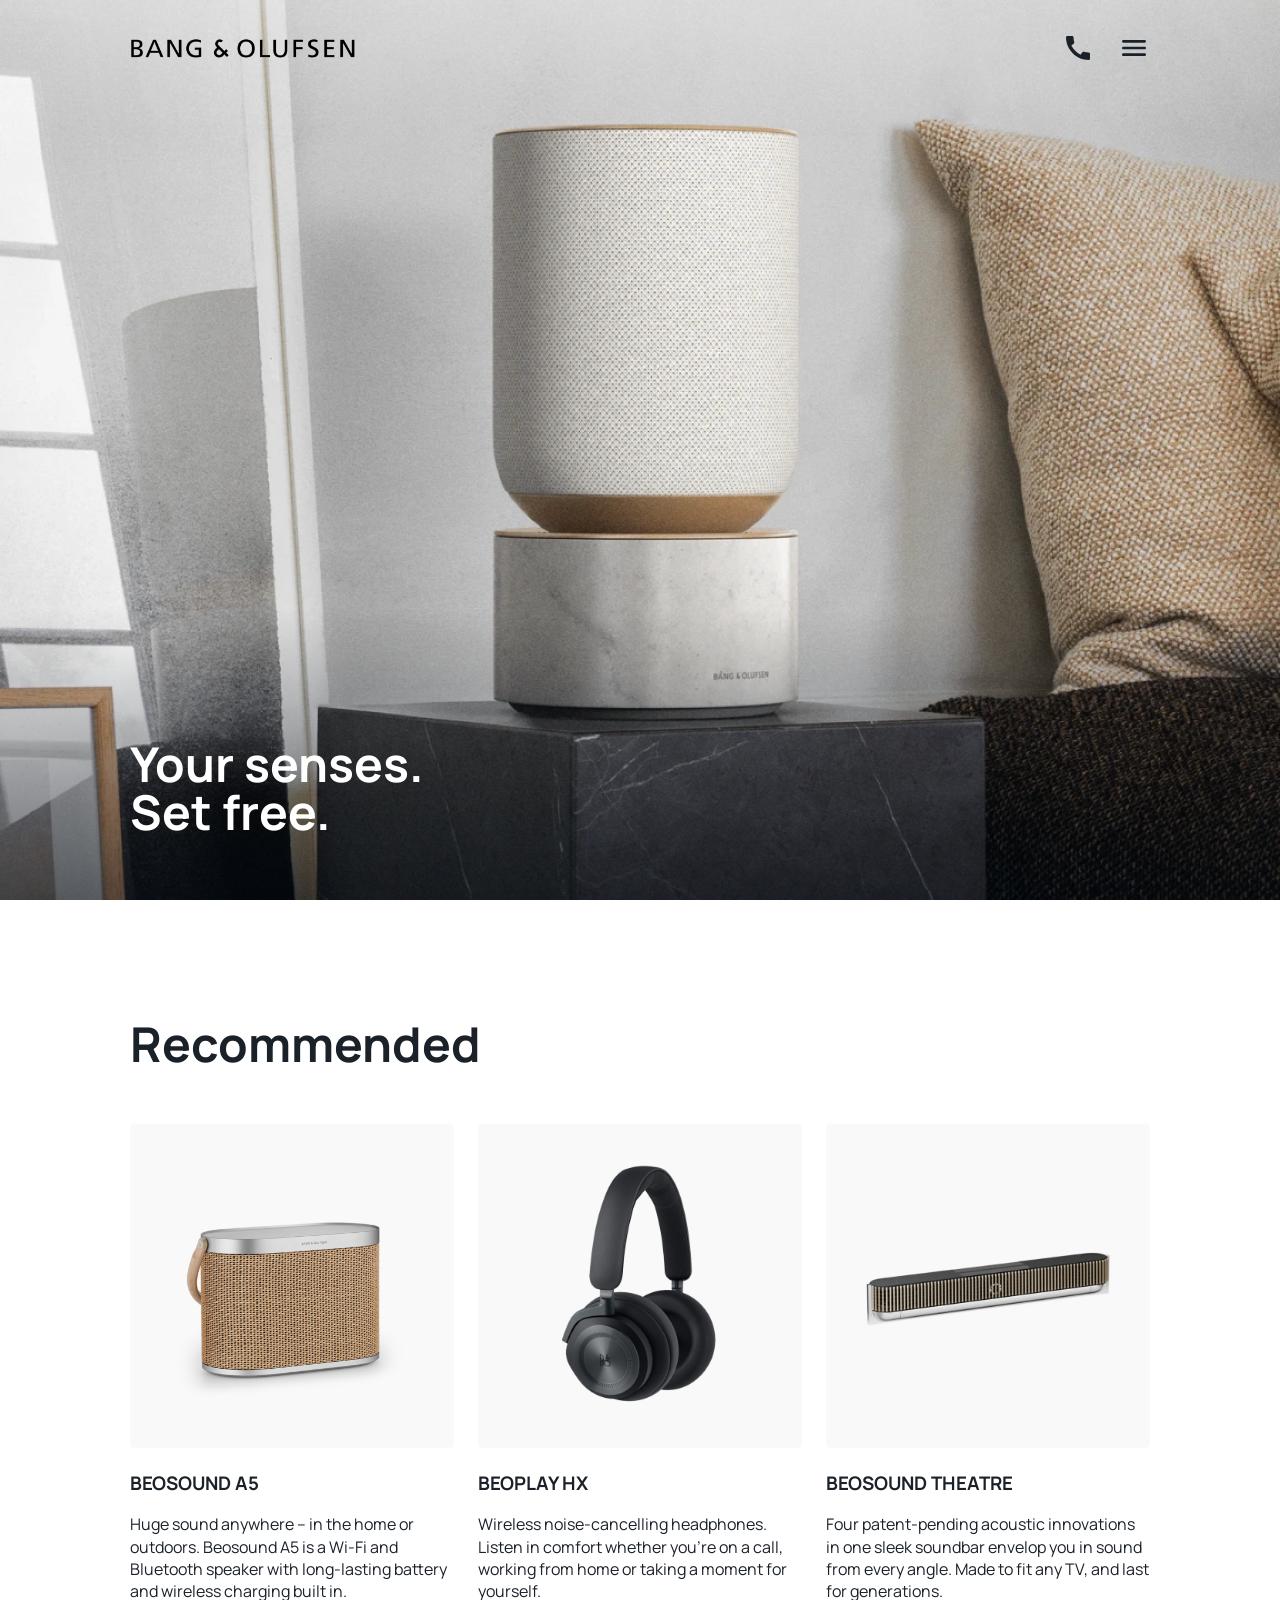
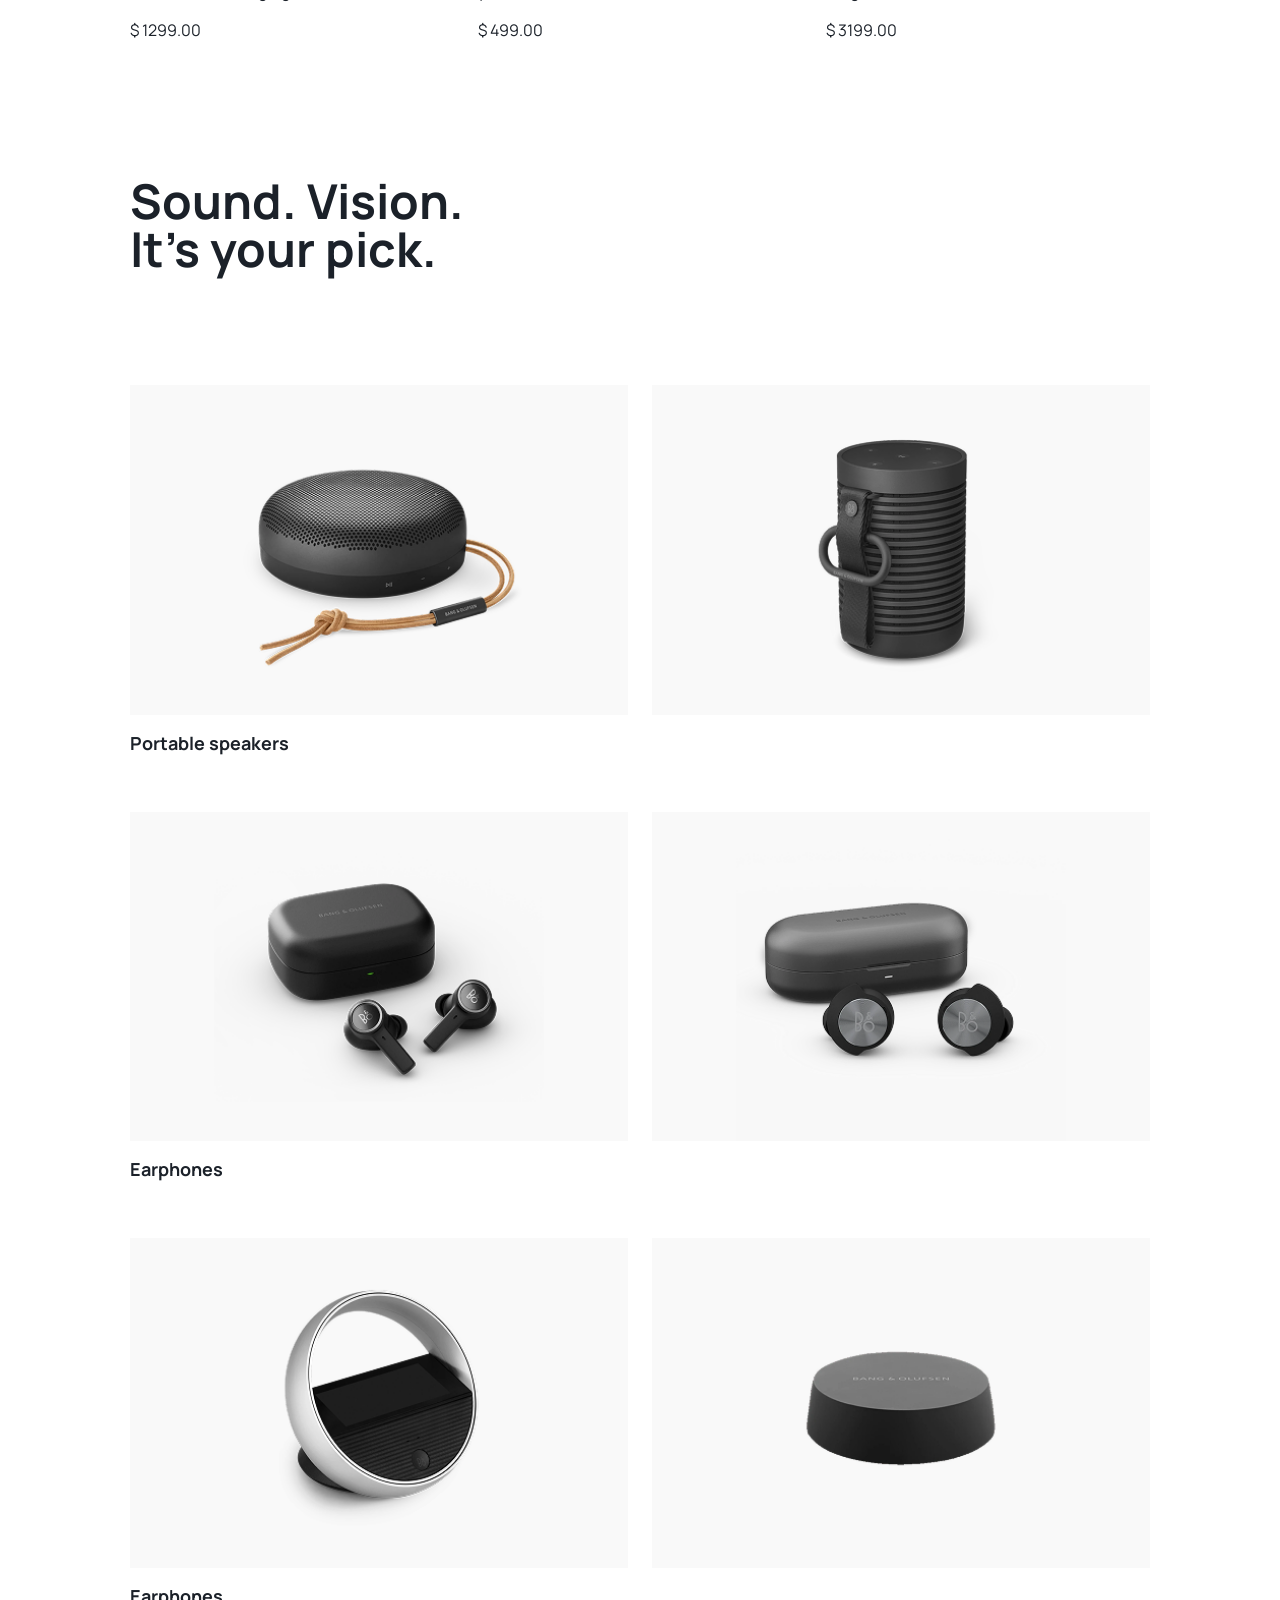
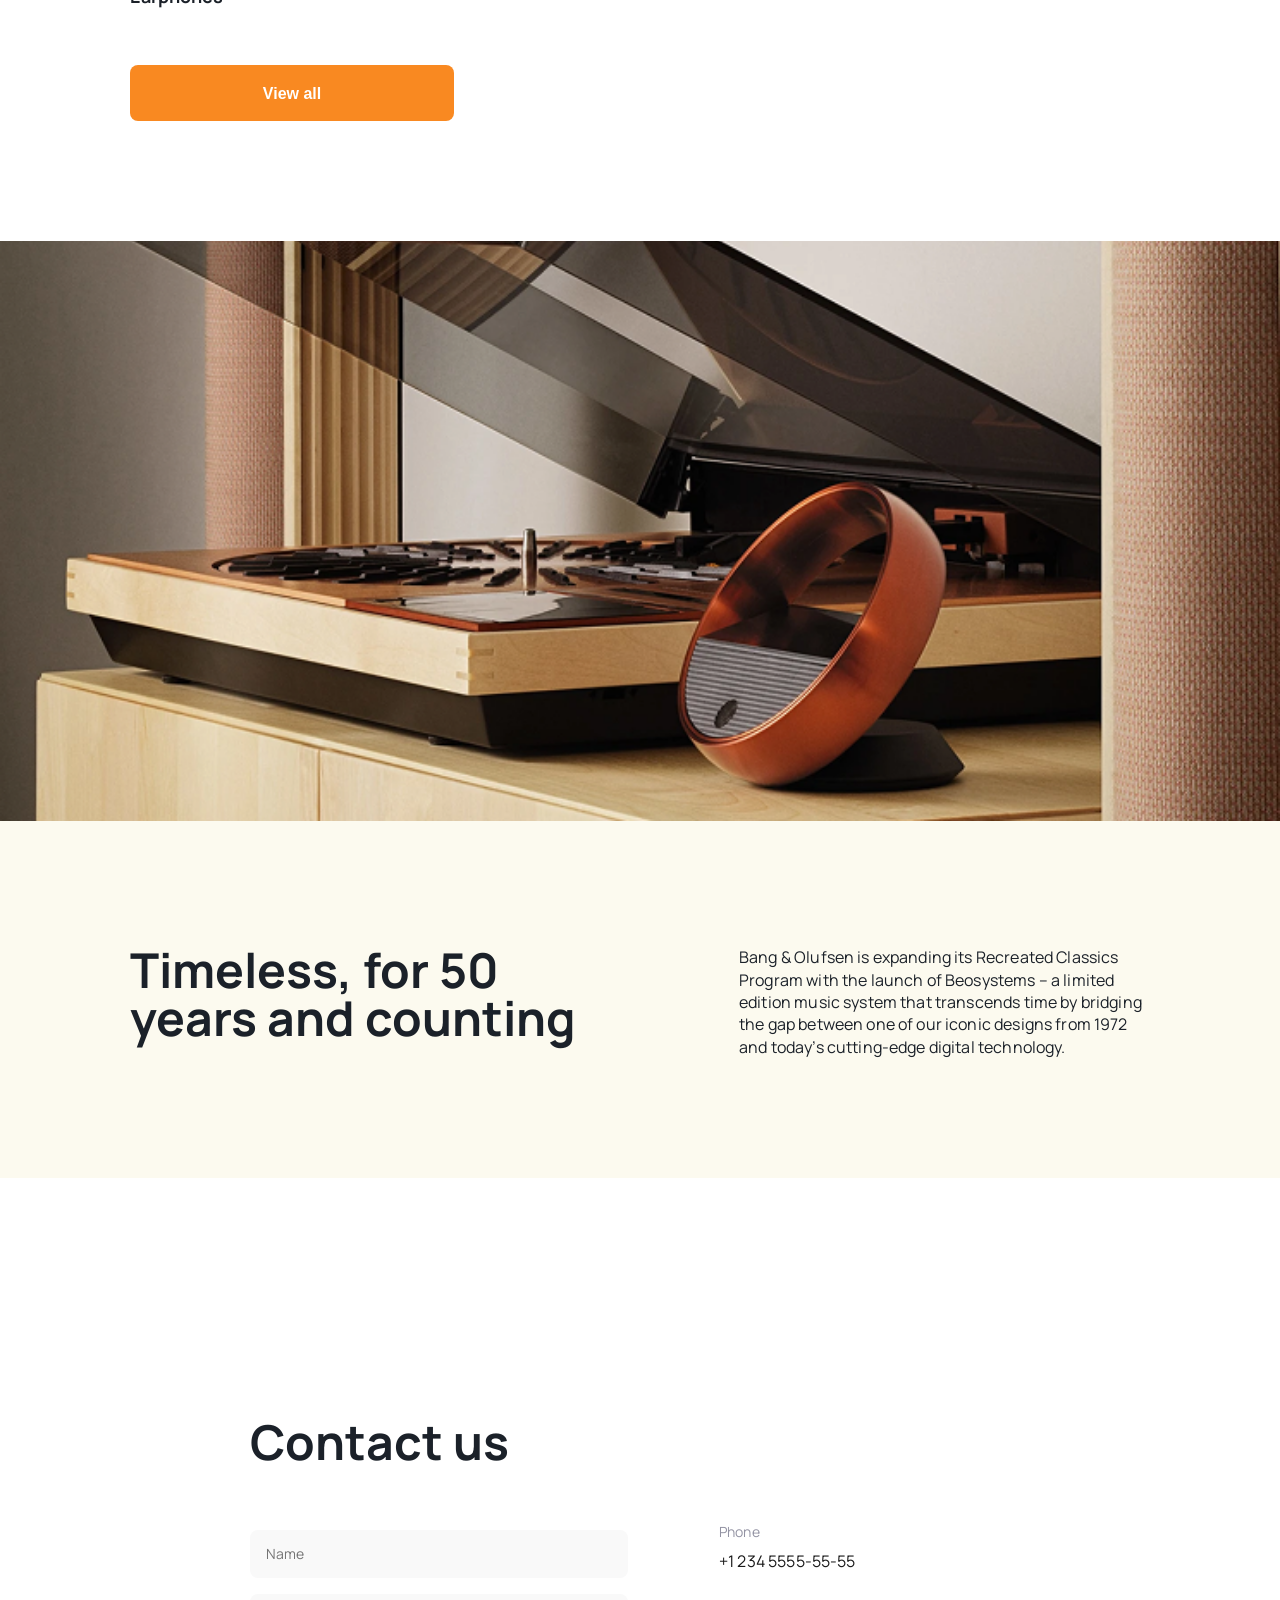
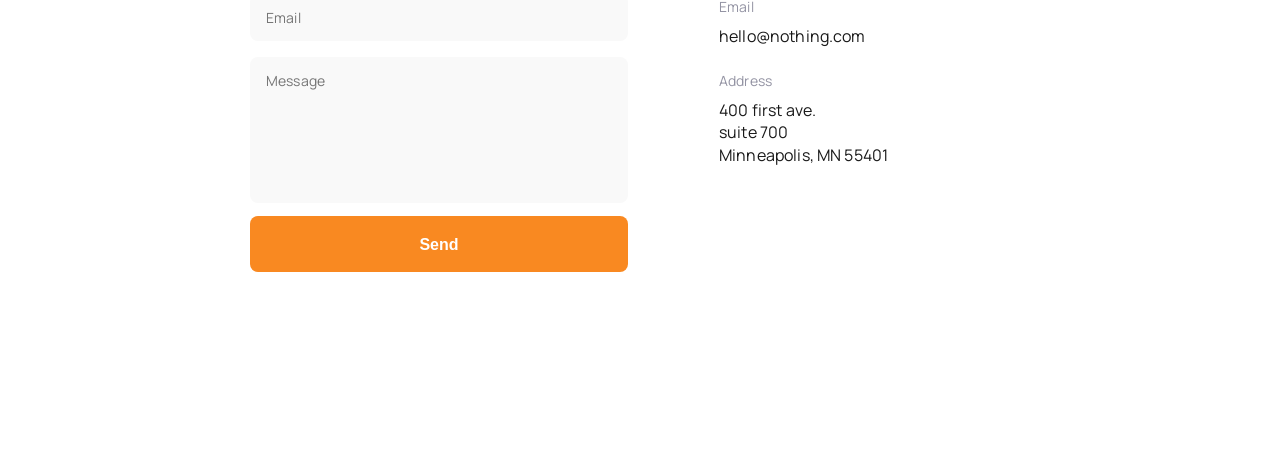
<file: index.html>
<!doctype html><html lang="en" class="page"><head><meta charset="utf-8"><meta name="viewport" content="width=device-width, initial-scale=1.0"><link rel="icon" href="favicon.ea938344.ico" type="image/x-icon"><title>Bose</title><link rel="preconnect" href="https://fonts.googleapis.com"><link rel="preconnect" href="https://fonts.gstatic.com"><link href="https://fonts.googleapis.com/css2?family=Manrope:wght@400;700&amp;display=swap" rel="stylesheet"><link rel="stylesheet" href="index.8d20dc32.css"><script src="index.cabb280d.js" defer></script></head><body class="page__body">  <header class="header"> <div class="container"> <div class="header__content"> <div class="top__bar"> <a href="#" class="top__bar__logo-link"> <img src="logo-svg.9ef8ac65.svg" alt="Bose logo" class="top__bar__logo"> </a> <div class="top__bar__icons"> <a href="tel:+1 234 5555-55-55" class="icon icon--phone"></a> <a href="#menu" class="icon icon--menu"></a> </div> </div> <div class="header__bottom"> <h1 class="header__title"> Your senses. <br> Set free. </h1> </div> </div> </div> </header> <aside class="menu page__menu" id="menu"> <div class="container"> <div class="menu__top top__bar"> <a href="#" class="top__bar__logo-link"> <img src="logo-svg.9ef8ac65.svg" alt="Bose logo" class="top__bar__logo"> </a> <a href="#" class="icon icon--close"></a> </div> <div class="menu__bottom"> <nav class="menu__nav nav"> <ul class="nav__list"> <li class="nav__item"> <a class="nav__link" href="#">Home</a> </li> <li class="nav__item"> <a class="nav__link" href="#recommended">Recommended</a> </li> <li class="nav__item"> <a class="nav__link" href="#categories">Categories</a> </li> <li class="nav__item"> <a class="nav__link" href="#about-us">About Us</a> </li> <li class="nav__item"> <a class="nav__link" href="#contact-us">Contact Us</a> </li> </ul> </nav> <a href="tel:+1 234 5555-55-55" class="menu__phone-number"> +1 234 5555-55-55 </a> <a href="tel:+1 234 5555-55-55" class="menu__call-to-order"> Call to order </a> </div> </div> </aside>  <main class="main"> <div class="main__content"> <div class="container"> <section class="recommended" id="recommended"> <h2 class="section-title">Recommended</h2> <div class="recommended__products"> <article class="product recommended__product"> <img src="beosound-a5.c5bfda51.png" alt="BEOSOUND A5" class="product__photo"> <h3 class="product__title">BEOSOUND A5</h3> <p class="product__category"> Huge sound anywhere – in the home or outdoors. Beosound A5 is a Wi-Fi and Bluetooth speaker with long-lasting battery and wireless charging built in. </p> <p class="product__price">$ 1299.00</p> </article> <article class="product recommended__product"> <img src="beoplay-hx.14e601f8.png" alt="BEOPLAY HX" class="product__photo"> <h3 class="product__title">BEOPLAY HX</h3> <p class="product__category"> Wireless noise-cancelling headphones. Listen in comfort whether you're on a call, working from home or taking a moment for yourself. </p> <p class="product__price">$ 499.00</p> </article> <article class="product recommended__product"> <img src="beosound-theatre.c3e30d64.png" alt="BEOSOUND THEATRE" class="product__photo"> <h3 class="product__title">BEOSOUND THEATRE</h3> <p class="product__category"> Four patent-pending acoustic innovations in one sleek soundbar envelop you in sound from every angle. Made to fit any TV, and last for generations. </p> <p class="product__price">$ 3199.00</p> </article> </div> </section> </div> <section class="categories" id="categories"> <div class="categories__wrapper"> <h2 class="section-title">Sound. Vision. <br>It&#8217;s your pick. </h2> <article class="category"> <div class="category__photos"> <a href="#" class="category__link category__link--left"> <img class="category__photo" src="portable-speakers-left.4502f19f.png" alt="Portable speakers"> </a> <a href="#" class="category__link category__link--right"> <img class="category__photo" src="portable-speakers-right.dd4c8be1.png" alt="Portable speakers"> </a> </div> <h3 class="category__title">Portable speakers</h3> </article> <article class="category"> <div class="category__photos"> <a href="#" class="category__link category__link--left"> <img class="category__photo" src="earphones-left.a8775765.png" alt="Earphones"> </a> <a href="#" class="category__link category__link--right"> <img class="category__photo" src="earphones-right.d750a308.png" alt="Earphones"> </a> </div> <h3 class="category__title">Earphones</h3> </article> <article class="category"> <div class="category__photos"> <a href="#" class="category__link category__link--left"> <img class="category__photo" src="smart-home-left.84956456.png" alt="Smart home"> </a> <a href="#" class="category__link category__link--right"> <img class="category__photo" src="smart-home-right.3f2b9429.png" alt="Smart Home"> </a> </div> <h3 class="category__title">Earphones</h3> </article> <button type="button" class="categories__button">View all</button> </div> </section> <section class="about-us about-us__bg-color" id="about-us"> <img class="about-us__photo" src="vinyl-player.ce0d19be.png" alt="Vinyl player"> <div class="about-us__text"> <h2 class="about-us__title section-title"> Timeless, for 50 years and counting </h2> <p class="about-us__description"> Bang & Olufsen is expanding its Recreated Classics Program with the launch of Beosystems – a limited edition music system that transcends time by bridging the gap between one of our iconic designs from 1972 and today’s cutting-edge digital technology. </p> </div> </section> <section class="contact-us" id="contact-us"> <h2 class="contact-us__title section-title">Contact us</h2> <div class="contact-us__grid"> <form onsubmit="this.reset(); return false;" action="#" method="post" class="contact-us__form"> <div class="form__name"> <input type="text" name="name" autocomplete="off" placeholder="Name" required> </div> <div class="form__email"> <input type="email" name="email" autocomplete="off" placeholder="Email" required> </div> <div class="form__message"> <textarea type="text" name="message" placeholder="Message" rows="6"></textarea> </div> <button type="submit" class="contact-us__button">Send</button> </form> <div class="contact-us__contact"> <div class="contact-us__contact-block"> <span>Phone</span> <div class="contact-us__link"> <a href="tel:+123455555555">+1 234 5555-55-55</a> </div> </div> <div class="contact-us__contact-block"> <span>Email</span> <div class="contact-us__link"> <a href="mailto:hello@nothing.com">hello@nothing.com</a> </div> </div> <div class="contact-us__contact-block"> <span>Address</span> <div class="contact-us__link"> <a href="https://maps.app.goo.gl/T8RacycHzpRjTKBN6" target="_blank" rel="noopener noreferrer"> 400 first ave.<br> suite 700<br> Minneapolis, MN 55401 </a> </div> </div> </div> </div> </section> </div> </main> <footer class="footer"></footer> </body></html>
</file>
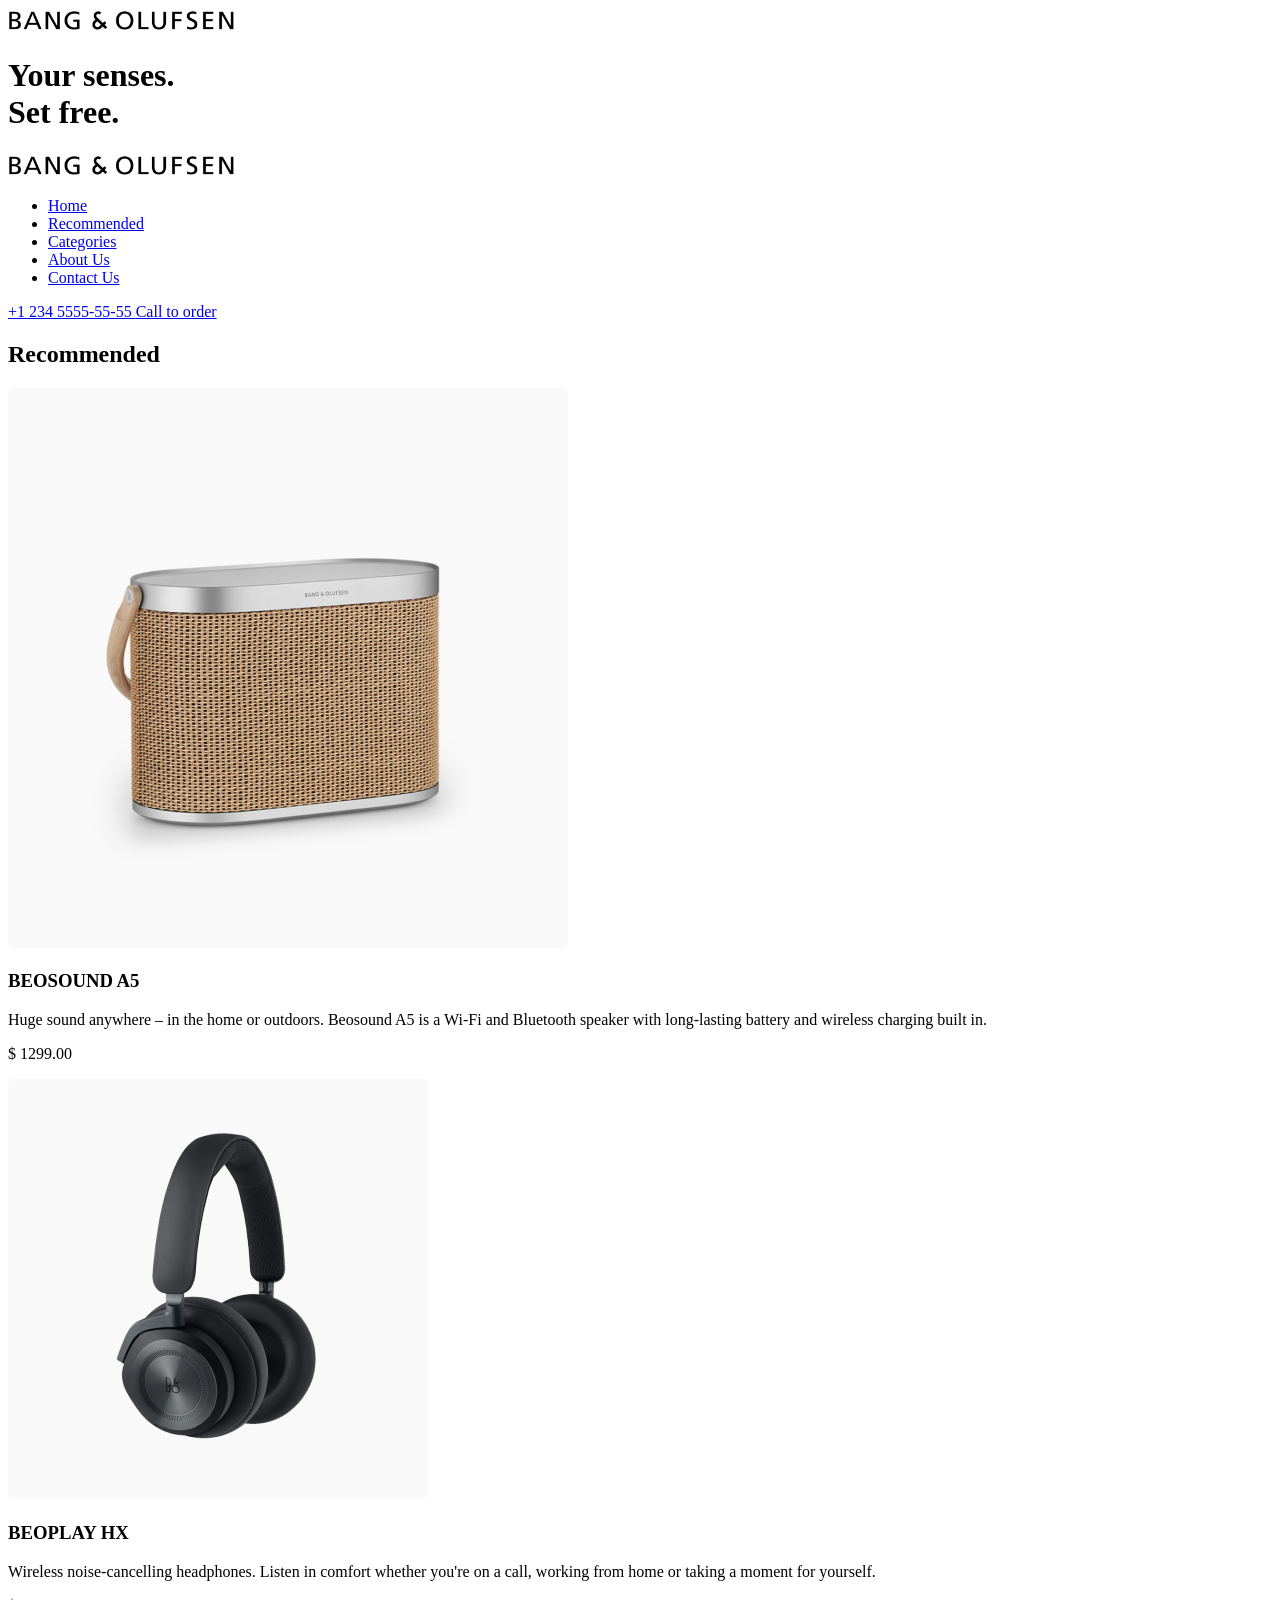
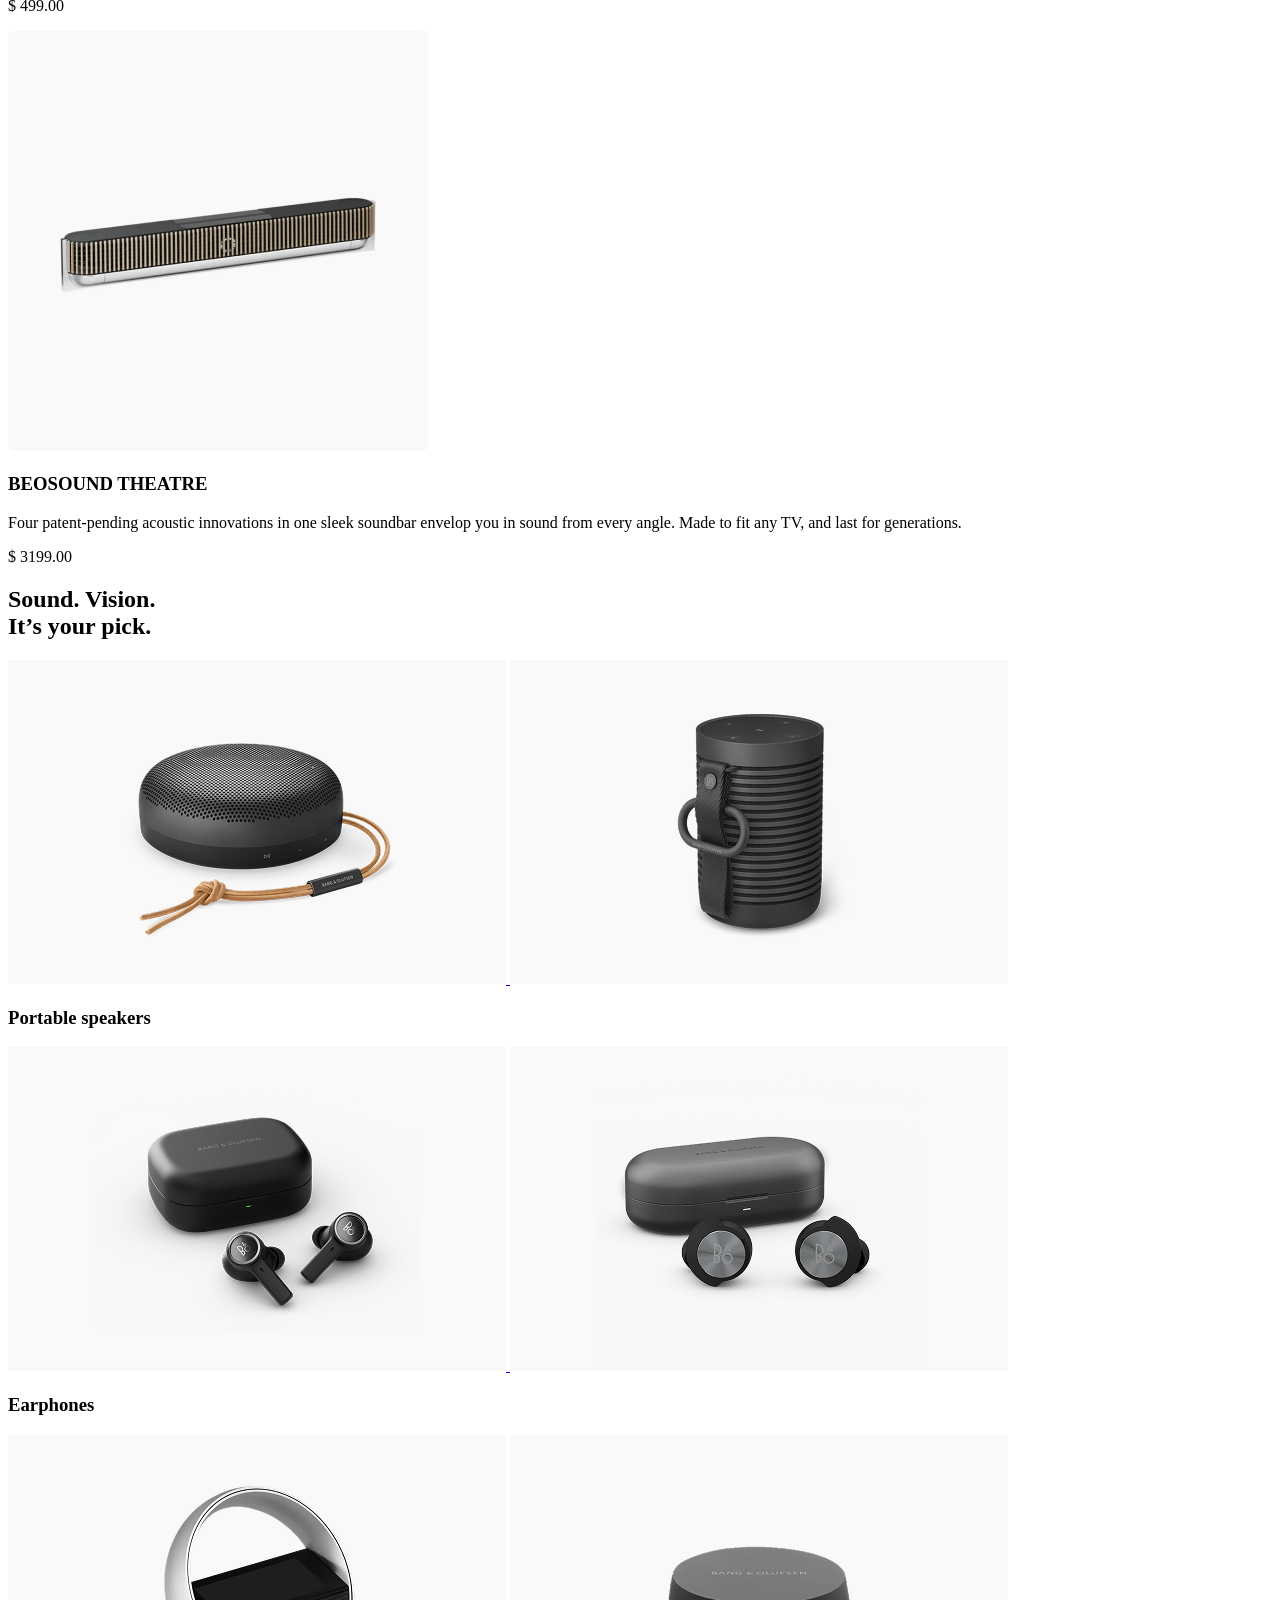
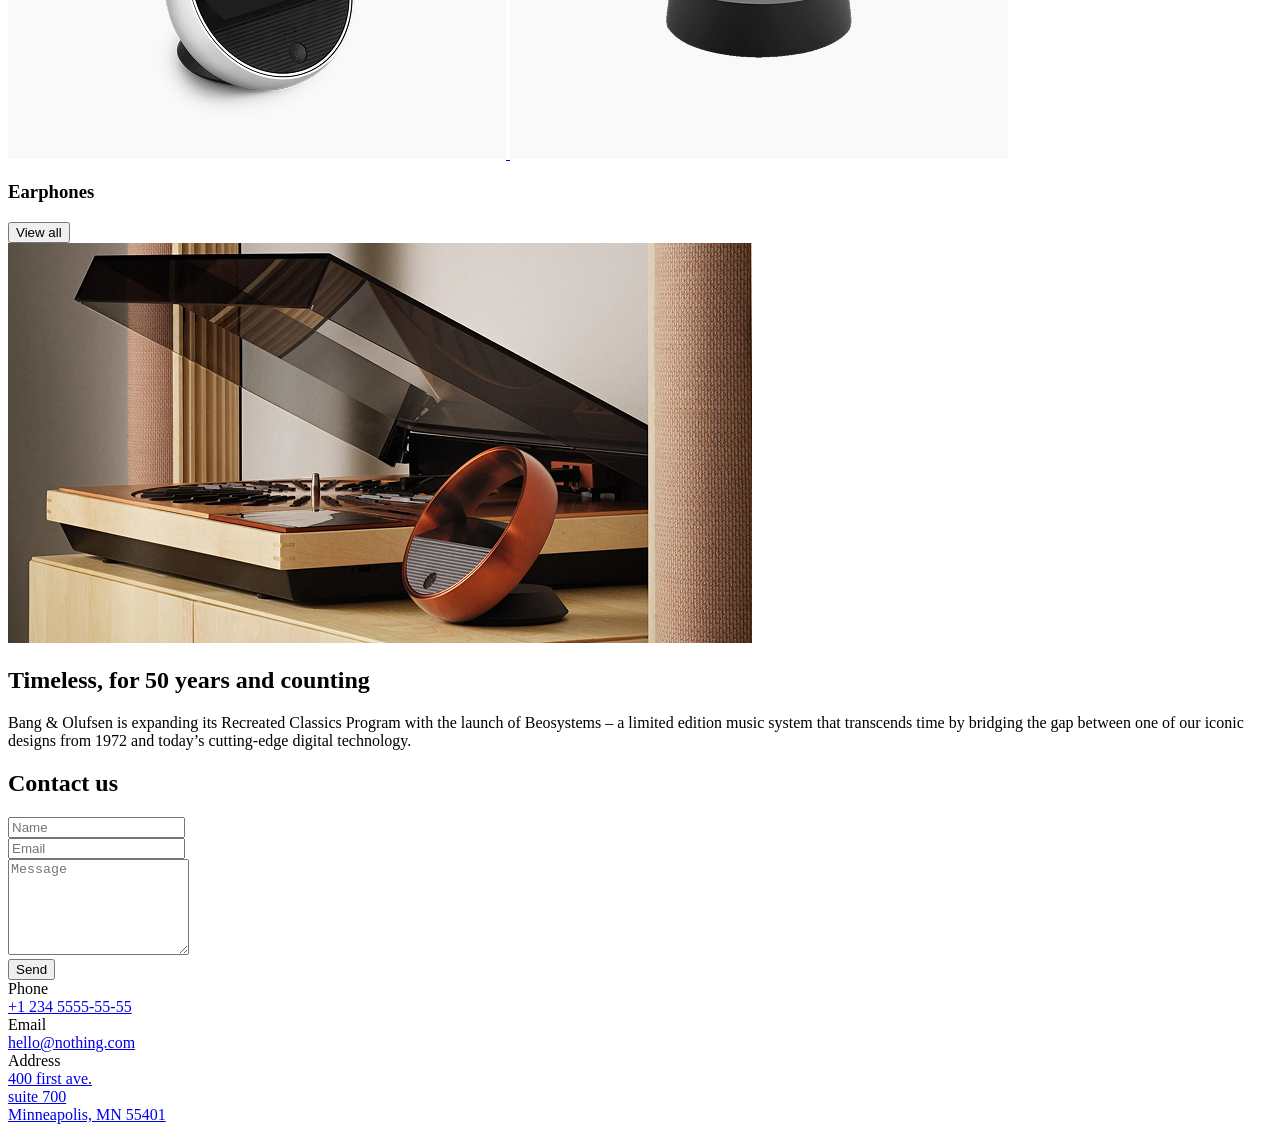
<file: src/index.html>
<!-- #region head -->
<!doctype html>
<html lang="en" class="page">
  <head>
    <meta charset="UTF-8" />

    <meta
      name="viewport"
      content="width=device-width, initial-scale=1.0"
    />

    <link
      rel="icon"
      href="./favicon.ico"
      type="image/x-icon"
    >

    <title>Bose</title>

    <link
      rel="preconnect"
      href="https://fonts.googleapis.com"
    >

    <link
      rel="preconnect"
      href="https://fonts.gstatic.com"
    >

    <link
      href="https://fonts.googleapis.com/css2?family=Manrope:wght@400;700&amp;display=swap"
      rel="stylesheet"
    >

    <link
      rel="stylesheet"
      href="./styles/global.scss"
    />

    <script
      src="./scripts/main.js"
      defer
    ></script>
    
  </head>
  <!-- #endregion -->
  <body class="page__body">
    <!-- #region header + menu -->
    <header class="header">
      <div class="container">
        <div class="header__content">
          <div class="top__bar">
            <a href="#" class="top__bar__logo-link">
              <img
              src="images/logo-svg.svg"
              alt="Bose logo"
              class="top__bar__logo">
            </a>
            <div class="top__bar__icons">
              <a href="tel:+1 234 5555-55-55" class="icon icon--phone"></a>
              <a href="#menu" class="icon icon--menu"></a>
            </div>
          </div>
          <div class="header__bottom">
            <h1 class="header__title">
              Your senses.
              <br>
              Set free.
            </h1>
          </div>
        </div>
      </div>
    </header>

    <aside class="page__menu menu" id="menu">
      <div class="container">
        <div class="top__bar menu__top">
          <a href="#" class="top__bar__logo-link">
            <img
            src="images/logo-svg.svg"
            alt="Bose logo"
            class="top__bar__logo">
          </a>
          <a href="#" class="icon icon--close"></a>
        </div>
        <div class="menu__bottom">
          <nav class="nav menu__nav">
            <ul class="nav__list">
              <li class="nav__item">
                <a class="nav__link" href="#">Home</a>
              </li>
              <li class="nav__item">
                <a class="nav__link" href="#recommended">Recommended</a>
              </li>
              <li class="nav__item">
                <a class="nav__link" href="#categories">Categories</a>
              </li>
              <li class="nav__item">
                <a class="nav__link" href="#about-us">About Us</a>
              </li>
              <li class="nav__item">
                <a class="nav__link" href="#contact-us">Contact Us</a>
              </li>
            </ul>
          </nav>
          <a href="tel:+1 234 5555-55-55" class="menu__phone-number">
            +1 234 5555-55-55
          </a>
          <a href="tel:+1 234 5555-55-55" class="menu__call-to-order">
            Call to order
          </a>
        </div>
      </div>
    </aside>
    <!-- #endregion -->

    <main class="main">
      <div class="main__content">
        <div class="container">

          <section class="recommended" id="recommended">
            <h2 class="section-title">Recommended</h2>

            <div class="recommended__products">
              <article class="product recommended__product">
                <img
                  src="images/products/beosound-a5.png"
                  alt="BEOSOUND A5"
                  class="product__photo"
                >
                <h3 class="product__title">BEOSOUND A5</h3>
                <p class="product__category">
                  Huge sound anywhere – in the home or outdoors. Beosound A5 is a Wi-Fi and Bluetooth speaker with long-lasting
                  battery
                  and wireless charging built in.
                </p>
                <p class="product__price">$ 1299.00</p>
              </article>

              <article class="product recommended__product">
                <img
                  src="images/products/beoplay-hx.png"
                  alt="BEOPLAY HX"
                  class="product__photo"
                >
                <h3 class="product__title">BEOPLAY HX</h3>
                <p class="product__category">
                  Wireless noise-cancelling headphones. Listen in comfort whether you're on a call, working from home or taking a
                  moment
                  for yourself.
                </p>
                <p class="product__price">$ 499.00</p>
              </article>

              <article class="product recommended__product">
                <img
                  src="images/products/beosound-theatre.png"
                  alt="BEOSOUND THEATRE"
                  class="product__photo"
                >
                <h3 class="product__title">BEOSOUND THEATRE</h3>
                <p class="product__category">
                  Four patent-pending acoustic innovations in one sleek soundbar envelop you in sound from every angle. Made to fit
                  any
                  TV, and last for generations.
                </p>
                <p class="product__price">$ 3199.00</p>
              </article>
            </div>
          </section>
        </div>

        <section class="categories" id="categories">
          <div class="categories__wrapper">
            <h2 class="section-title">Sound. Vision.
              <br>It&#8217;s your pick.
            </h2>
            <article class="category">
              <div class="category__photos">
                <a href="#" class="category__link category__link--left">
                  <img
                    class="category__photo"
                    src="images/categories/portable-speakers-left.png"
                    alt="Portable speakers"
                  >
                </a>

                <a href="#" class="category__link category__link--right">
                  <img
                    class="category__photo"
                    src="images/categories/portable-speakers-right.png"
                    alt="Portable speakers">
                </a>
              </div>

              <h3 class="category__title">Portable speakers</h3>
            </article>

            <article class="category">
              <div class="category__photos">
                <a href="#" class="category__link category__link--left">
                  <img
                    class="category__photo"
                    src="images/categories/earphones-left.png"
                    alt="Earphones">
                </a>

                <a href="#" class="category__link category__link--right">
                  <img
                    class="category__photo"
                    src="images/categories/earphones-right.png"
                    alt="Earphones">
                </a>
              </div>

              <h3 class="category__title">Earphones</h3>
            </article>

            <article class="category">
              <div class="category__photos">
                <a href="#" class="category__link category__link--left">
                  <img
                    class="category__photo"
                    src="images/categories/smart-home-left.png"
                    alt="Smart home">
                </a>

                <a href="#" class="category__link category__link--right">
                  <img
                    class="category__photo"
                    src="images/categories/smart-home-right.png"
                    alt="Smart Home">
                </a>
              </div>

              <h3 class="category__title">Earphones</h3>
            </article>

            <button type="button" class="categories__button">View all</button>

          </div>
        </section>

        <section class="about-us about-us__bg-color" id="about-us">
          <img
            class="about-us__photo"
            src="images/vinyl-player.png"
            alt="Vinyl player">

          <div class="about-us__text">
            <h2 class="about-us__title section-title">
              Timeless, for 50 years and counting
            </h2>
            <p class="about-us__description">
              Bang & Olufsen is expanding its Recreated Classics Program with the launch of Beosystems – a limited edition music
              system that transcends time by bridging the gap between one of our iconic designs from 1972 and today’s cutting-edge
              digital technology.
            </p>
          </div>
        </section>

        <section class="contact-us" id="contact-us">
          <h2 class="section-title contact-us__title">Contact us</h2>
          <div class="contact-us__grid">
            <form
              onsubmit="this.reset(); return false;"
              action="#"
              method="post"
              class="contact-us__form">
              <div class="form__name">
                <input
                  type="text"
                  name="name"
                  autocomplete="off"
                  placeholder="Name"
                  required>
              </div>
              <div class="form__email">
                <input
                  type="email"
                  name="email"
                  autocomplete="off"
                  placeholder="Email"
                  required>
              </div>
              <div class="form__message">
                <textarea
                  type="text"
                  name="message"
                  placeholder="Message"
                  rows="6"></textarea>
              </div>

              <button type="submit" class="contact-us__button">Send</button>
            </form>

            <div class="contact-us__contact">
              <div class="contact-us__contact-block">
                <span>Phone</span>
                <div class="contact-us__link">
                  <a href="tel:+123455555555">+1 234 5555-55-55</a>
                </div>
              </div>

              <div class="contact-us__contact-block">
                <span>Email</span>
                <div class="contact-us__link">
                  <a href="mailto:hello@nothing.com">hello@nothing.com</a>
                </div>
              </div>

              <div class="contact-us__contact-block">
                <span>Address</span>
                <div class="contact-us__link">
                  <a
                    href="https://maps.app.goo.gl/T8RacycHzpRjTKBN6"
                    target="_blank"
                    rel="noopener noreferrer">
                    400 first ave.<br>
                    suite 700<br>
                    Minneapolis, MN 55401
                  </a>
                </div>
              </div>
            </div>
          </div>
        </section>
      </div>
    </main>

    <footer class="footer"></footer>
  </body>
</html>
</file>
<file: index.8d20dc32.css>
.container{padding-left:20px;padding-right:20px}@media (min-width:576px){.container{padding-left:72px;padding-right:72px}}@media (min-width:1024px){.container{max-width:1020px;margin-left:auto;margin-right:auto;padding-left:120px;padding-right:120px}}.header{background-image:url(header-bg.ce9c8e97.png);background-position:50%;background-repeat:no-repeat;background-size:cover}.header__content{-ms-flex-direction:column;flex-direction:column;-ms-flex-pack:justify;justify-content:space-between;height:100vh;display:-ms-flexbox;display:flex}.header__title{font-style:bold;letter-spacing:0;color:#fff;margin:0;font-size:36px;font-weight:700;line-height:100%}@media (min-width:576px){.header__title{font-size:48px}}.header__bottom{padding-bottom:40px}@media (min-width:576px){.header__bottom{padding-bottom:64px}}.page{color:#1b2129;scroll-behavior:smooth;font-family:Manrope,sans-serif;font-size:16px;line-height:140%}.page__body{min-width:320px;margin:0}.page__menu{opacity:0;pointer-events:none;transition:all .3s;position:fixed;top:0;left:0;right:0;transform:translate(-100%)}.page__menu:target{opacity:1;pointer-events:all;transform:translate(0)}.page:has(.page__menu:target){overflow:hidden}.top__bar{-ms-flex-pack:justify;justify-content:space-between;-ms-flex-align:center;align-items:center;padding-top:24px;padding-bottom:24px;display:-ms-flexbox;display:flex}@media (min-width:576px){.top__bar{padding-top:32px;padding-bottom:32px}}.top__bar__icons{gap:24px;display:-ms-flexbox;display:flex}.top__bar__logo-link{display:-ms-flexbox;display:flex}.top__bar__logo{height:16px;transition:transform .3s}.top__bar__logo:hover{transform:scale(1.2)}@media (min-width:576px){.top__bar__logo{height:24px}}.icon{background-position:50%;background-size:cover;width:24px;height:24px;transition:transform .3s;display:block}.icon:hover{transform:scale(1.2)}@media (min-width:576px){.icon{width:32px;height:32px}}.icon--phone{background-image:url(icon-phone-svg.fea1c269.svg);position:relative}@media (min-width:1024px){.icon--phone:after{content:"+1 234 5555-55-55";color:#1b2129;transform-origin:100%;width:110px;font-size:12px;font-weight:700;transition:transform .3s;display:block;position:absolute;bottom:5px;left:-105px;transform:scale(0)}.icon--phone:hover:after{transform:scale(1)}}.icon--menu{background-image:url(icon-burger-menu-svg.87914b9a.svg)}.icon--menu:hover{background-image:url(icon-burger-menu-hover-svg.1e8a403d.svg)}.icon--close{background-image:url(icon-close-svg.1f98b961.svg)}.menu{box-sizing:border-box;background-color:#f9f9f9;height:100vh;font-weight:700}.menu__top{margin-bottom:32px}@media (min-width:576px){.menu__top{margin-bottom:0}}.menu__nav{margin-bottom:48px}.menu__phone-number{letter-spacing:2px;color:inherit;margin-bottom:16px;font-size:16px;line-height:140%;text-decoration:none;display:block}.menu__call-to-order{letter-spacing:2px;color:inherit;text-transform:uppercase;border-bottom:1px solid #1b2129;width:fit-content;padding-bottom:4px;font-size:16px;line-height:140%;text-decoration:none;display:block}.nav__link{color:inherit;font-size:22px;line-height:22px;text-decoration:none;position:relative}.nav__link:after{content:"";background-color:#1b2129;width:100%;height:1px;transition:transform .3s;display:block;position:absolute;bottom:-8px;transform:scale(0)}.nav__link:hover:after{transform:scale(1)}.nav__list{-ms-flex-direction:column;flex-direction:column;gap:32px;margin:0;padding:0;list-style:none;display:-ms-flexbox;display:flex}.section-title{font-style:bold;letter-spacing:0;color:#1b2129;text-align:left;margin:0 0 48px;font-size:32px;font-weight:700;line-height:100%}@media (min-width:576px){.section-title{margin-bottom:56px;font-size:40px}}@media (min-width:1024px){.section-title{font-size:48px}}.main__content{row-gap:96px;padding-top:96px;padding-bottom:96px;display:grid}@media (min-width:576px){.main__content{row-gap:120px;padding-top:120px;padding-bottom:120px}}.product__photo{width:100%}.recommended__products{--columns:2;grid-template-columns:repeat(var(--columns),1fr);cursor:pointer;gap:40px 20px;display:grid}@media (min-width:576px){.recommended__products{--columns:6;column-gap:24px}}@media (min-width:1024px){.recommended__products{--columns:12}}.recommended__product{grid-column:1/-1}@media (min-width:576px){.recommended__product{grid-column:2/-2}}@media (min-width:1024px){.recommended__product{grid-column:span 4}}.recommended .product__photo{transition:transform .3s}.recommended .product__photo:hover{transform:scale(1.1)}.about-us__photo{background-position:50%;background-repeat:no-repeat;background-size:cover;width:100%;margin:0;padding:0}@media (min-width:1024px){.about-us__photo{object-fit:cover;object-position:bottom;width:100%;height:580px;overflow:hidden}}.about-us__bg-color{background-color:#fcfaef;background-position:50%;background-repeat:no-repeat;background-size:cover;width:100%;margin:0;padding:0}.about-us__text{--columns:2;grid-template-columns:repeat(var(--columns),1fr);column-gap:20px;padding-left:20px;padding-right:20px;display:grid}@media (min-width:576px){.about-us__text{padding-left:72px;padding-right:72px}}@media (min-width:1024px){.about-us__text{max-width:1020px;margin-left:auto;margin-right:auto;padding-left:120px;padding-right:120px}}@media (min-width:576px){.about-us__text{--columns:6;column-gap:24px}}@media (min-width:1024px){.about-us__text{--columns:12}}.about-us__title{font-weight:700;font-style:Bold;letter-spacing:0;grid-column:span 2;row-gap:24px;padding-top:48px;font-size:32px;line-height:100%}@media (min-width:576px){.about-us__title{grid-column:span 3;column-gap:24px;padding-top:120px;font-size:40px}}@media (min-width:1024px){.about-us__title{grid-column:span 6;column-gap:110px;padding-top:120px;font-size:48px}}.about-us__description{letter-spacing:.15px;grid-column:1/-1;margin:0;padding-bottom:48px;font-size:16px;font-weight:400;line-height:140%}@media (min-width:576px){.about-us__description{grid-column:4/-1;padding-top:120px;padding-bottom:120px}}@media (min-width:1024px){.about-us__description{grid-column:span 5/-1;padding-bottom:120px}}.categories__wrapper{row-gap:40px;padding-left:20px;padding-right:20px;display:grid}@media (min-width:576px){.categories__wrapper{row-gap:56px;padding-left:72px;padding-right:72px}}@media (min-width:1024px){.categories__wrapper{max-width:1020px;margin-left:auto;margin-right:auto;padding-left:120px;padding-right:120px}}.categories__button{color:#fff;cursor:pointer;background-color:#f98921;border:none;border-radius:8px;padding:15px 30px;font-size:16px;font-weight:700;line-height:27px;transition:background-color .3s}.categories__button:hover{background-color:#1b2129}.categories__button:active{background-color:#010810}@media (min-width:1024px){.categories__button{width:324px;height:56px;margin-right:auto}}.category__photos{--columns:2;grid-template-columns:repeat(var(--columns),1fr);column-gap:20px;margin-bottom:16px;display:grid}@media (min-width:576px){.category__photos{--columns:6;column-gap:24px}}@media (min-width:1024px){.category__photos{--columns:12;grid-column:span 6}}.category__link--left{transition:transform .3s}.category__link--left:hover{transform:scale(1.08)}@media (min-width:576px){.category__link--left{grid-column:span 3}}@media (min-width:1024px){.category__link--left{grid-column:span 6}}.category__link--right{transition:transform .3s}.category__link--right:hover{transform:scale(1.08)}@media (min-width:576px){.category__link--right{grid-column:span 3}}@media (min-width:1024px){.category__link--right{grid-column:span 6}}.category__photo{object-fit:cover;width:100%;height:100%}.category__title{margin:0;font-size:18px;font-weight:700;line-height:140%}.contact-us{box-sizing:border-box;width:100%;margin-left:auto;margin-right:auto;padding-left:20px;padding-right:20px}@media (min-width:576px){.contact-us{padding-left:72px;padding-right:72px}}@media (min-width:1024px){.contact-us{max-width:1020px;margin-left:auto;margin-right:auto;padding-left:120px;padding-right:120px}}.contact-us__grid{--columns:2;grid-template-columns:repeat(var(--columns),1fr);column-gap:20px;display:grid}@media (min-width:576px){.contact-us__grid{--columns:6;column-gap:24px}}@media (min-width:1024px){.contact-us__grid{--columns:12}}.contact-us__title{font-weight:700;font-style:Bold;letter-spacing:0;color:#1b2129;grid-column:1/-1;margin:0;padding-top:64px;padding-bottom:48px;font-size:32px;line-height:100%}@media (min-width:576px){.contact-us__title{grid-column:1/6;padding-top:120px;padding-bottom:56px;font-size:40px}}@media (min-width:1024px){.contact-us__title{grid-column:span 6;padding-top:120px;font-size:48px}}.contact-us__form{grid-column:1/-1;display:grid}.contact-us__form input,.contact-us__form textarea{box-sizing:border-box;color:#7e7e83;letter-spacing:.15px;resize:none;background-color:#f9f9f9;border:none;border-radius:8px;width:100%;margin:8px 0;padding:14px 16px;font-family:inherit;font-size:14px;font-weight:400;line-height:140%;transition:all .3s}.contact-us__form input:hover,.contact-us__form textarea:hover{color:#1b2129;background-color:#f9f9f9;border:1px solid #dbdbdb}.contact-us__form input:focus,.contact-us__form textarea:focus{background-color:#f9f9f9;border:2px solid #f98921;outline:none}@media (min-width:576px){.contact-us__form{grid-column:span 6}}@media (min-width:1024px){.contact-us__form{grid-column:1/7}}.contact-us__contact{-ms-flex-direction:column;flex-direction:column;gap:24px;display:-ms-flexbox;display:flex}@media (min-width:1024px){.contact-us__contact{grid-column:8/-1}}.contact-us__contact-block{grid-column:1/-1;display:grid}@media (min-width:576px){.contact-us__contact-block{grid-column:span 6}}.contact-us__contact-block span{color:#9393a3;letter-spacing:.15px;height:20px;padding-bottom:8px;font-family:inherit;font-size:14px;font-weight:400;line-height:140%}.contact-us__contact-block a{color:#191919;letter-spacing:.15px;height:22px;font-family:inherit;font-size:16px;font-weight:400;line-height:140%;text-decoration:none}.contact-us__button{color:#fff;cursor:pointer;background-color:#f98921;border:none;border-radius:8px;margin-bottom:48px;padding:15px 30px;font-size:16px;font-weight:700;line-height:27px;transition:background-color .3s}.contact-us__button:hover{background-color:#1b2129}.contact-us__button:active{background-color:#010810}@media (min-width:576px){.contact-us__button{margin-bottom:80px}}@media (min-width:1024px){.contact-us__button{width:100%;height:56px;margin-right:auto}}.contact-us__link{transition:transform .3s}.contact-us__link :hover{color:#f98921}.contact-us__link:hover{transform:scale(1.2)}
/*# sourceMappingURL=index.8d20dc32.css.map */
</file>
